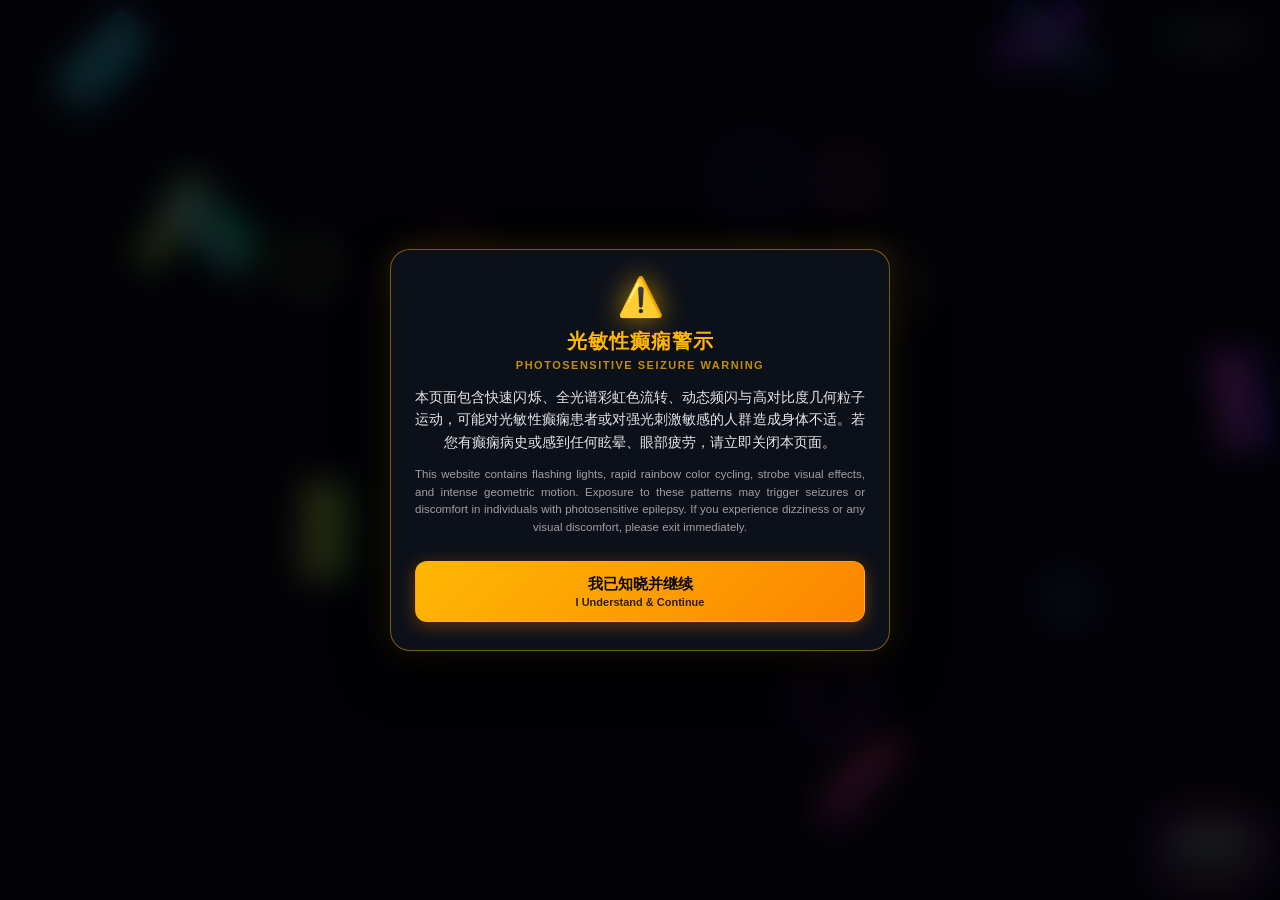
<file: index.html>
<!DOCTYPE html>
<html lang="zh-CN">
<head>
  <meta charset="UTF-8">
  <meta name="viewport" content="width=device-width, initial-scale=1.0, maximum-scale=1.0, user-scalable=no, viewport-fit=cover">
  <meta name="apple-mobile-web-app-capable" content="yes">
  <meta name="apple-mobile-web-app-status-bar-style" content="black-translucent">
  <meta name="theme-color" content="#030305">
  <title>💊</title>
  <link rel="stylesheet" href="style.css">
</head>
<body>
  <canvas id="canvas"></canvas>
  <div id="btn-wrap">
    <div id="btn" role="button" tabindex="0">
      <div class="btn-aura"></div>
      <div class="btn-frame">
        <div class="btn-shine"></div>
        <img id="btn-img" class="btn-img" src="images/YuMeiPian.png" alt="">
        <div class="btn-border"></div>
      </div>
    </div>
  </div>
  <a id="rhythm-link" class="rhythm-link" href="rhythm/" aria-label="愈美音游分支"><span class="rhythm-icon">🎵</span><span class="rhythm-text">音游分支</span></a>
  <a class="source-link" href="https://github.com/Shinku1337/yumeipian" target="_blank" rel="noopener noreferrer" aria-label="View source on GitHub">Shinku1337/yumeipian</a>
  <div id="warn-modal" class="warn-overlay" style="display: none;">
    <div class="warn-card">
      <div class="warn-icon">⚠️</div>
      <div class="warn-title-zh">光敏性癫痫警示</div>
      <div class="warn-title-en">PHOTOSENSITIVE SEIZURE WARNING</div>
      <div class="warn-body-zh">
        本页面包含快速闪烁、全光谱彩虹色流转、动态频闪与高对比度几何粒子运动，可能对光敏性癫痫患者或对强光刺激敏感的人群造成身体不适。若您有癫痫病史或感到任何眩晕、眼部疲劳，请立即关闭本页面。
      </div>
      <div class="warn-body-en">
        This website contains flashing lights, rapid rainbow color cycling, strobe visual effects, and intense geometric motion. Exposure to these patterns may trigger seizures or discomfort in individuals with photosensitive epilepsy. If you experience dizziness or any visual discomfort, please exit immediately.
      </div>
      <button id="warn-btn" class="warn-btn" type="button">
        <span class="warn-btn-zh">我已知晓并继续</span>
        <span class="warn-btn-en">I Understand & Continue</span>
      </button>
    </div>
  </div>
  <script src="app.js"></script>
</body>
</html>
</file>
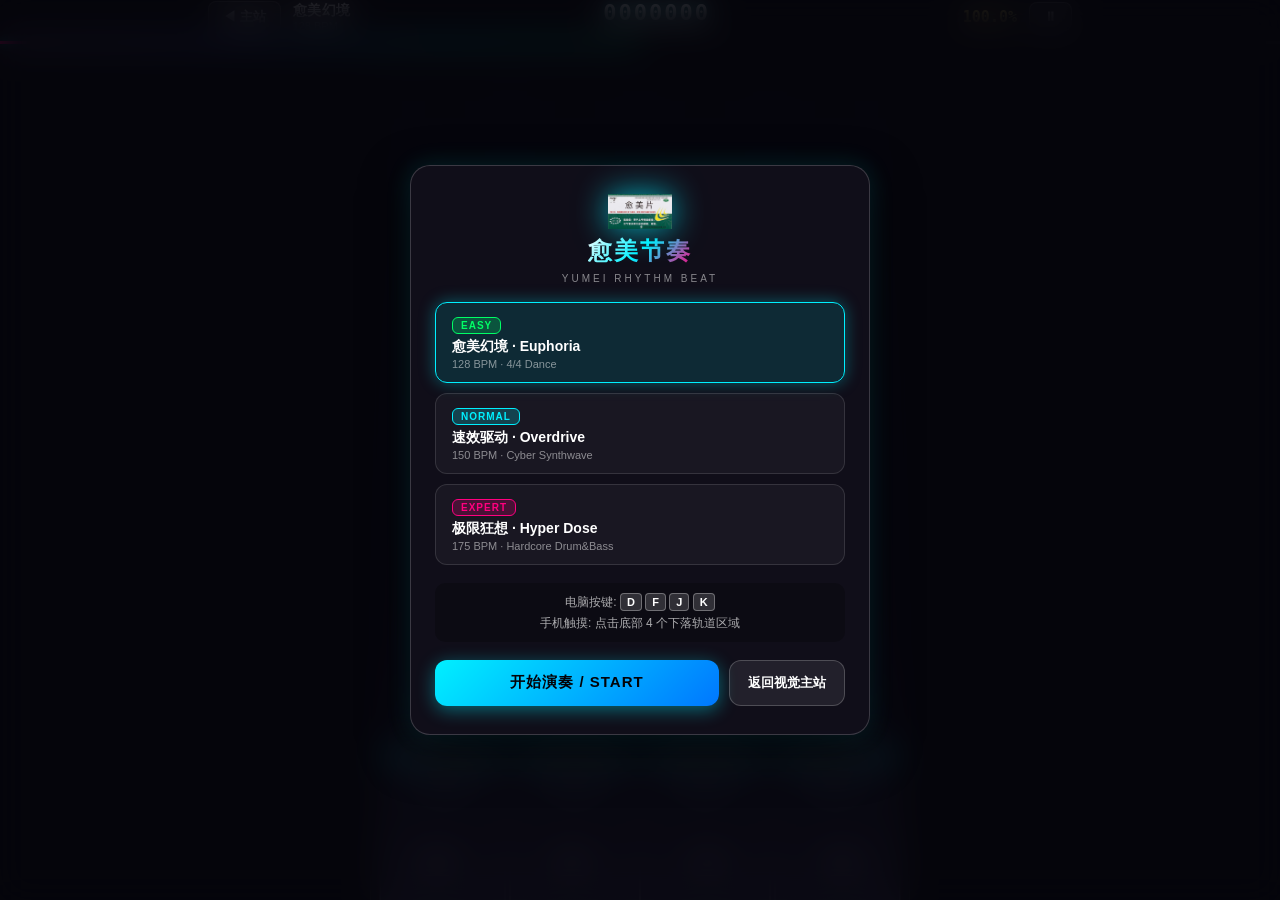
<file: rhythm/index.html>
<!DOCTYPE html>
<html lang="zh-CN">
<head>
  <meta charset="UTF-8">
  <meta name="viewport" content="width=device-width, initial-scale=1.0, maximum-scale=1.0, user-scalable=no, viewport-fit=cover">
  <meta name="apple-mobile-web-app-capable" content="yes">
  <meta name="apple-mobile-web-app-status-bar-style" content="black-translucent">
  <meta name="theme-color" content="#06060c">
  <title>愈美节奏 - YMP Rhythm</title>
  <link rel="stylesheet" href="style.css">
</head>
<body>
  <div id="game-container">
    <canvas id="game-canvas"></canvas>
    <div id="touch-controls">
      <div class="touch-lane" data-lane="0"><span class="key-hint">D</span></div>
      <div class="touch-lane" data-lane="1"><span class="key-hint">F</span></div>
      <div class="touch-lane" data-lane="2"><span class="key-hint">J</span></div>
      <div class="touch-lane" data-lane="3"><span class="key-hint">K</span></div>
    </div>
    <div id="hud">
      <div class="hud-top">
        <div class="hud-left">
          <a href="../" class="hud-btn" id="exit-btn" aria-label="返回主站">◀ 主站</a>
          <div class="song-info">
            <div id="hud-song-title">愈美幻境</div>
            <div id="hud-song-bpm">128 BPM</div>
          </div>
        </div>
        <div class="hud-center">
          <div id="hud-score">0000000</div>
          <div class="progress-bar-wrap">
            <div id="progress-bar"></div>
          </div>
        </div>
        <div class="hud-right">
          <div id="hud-acc">100.0%</div>
          <button id="pause-btn" class="hud-btn" type="button">⏸</button>
        </div>
      </div>
      <div class="gauge-wrap">
        <div id="groove-gauge"></div>
      </div>
    </div>
    <div id="start-modal" class="overlay">
      <div class="modal-card">
        <div class="modal-logo">
          <img src="images/YuMeiPian.png" alt="愈美片" class="modal-pill-logo">
          <div class="modal-title">愈美节奏</div>
          <div class="modal-sub">YUMEI RHYTHM BEAT</div>
        </div>
        <div class="song-selector">
          <div class="song-card active" data-song="0">
            <div class="song-badge easy">EASY</div>
            <div class="song-name">愈美幻境 · Euphoria</div>
            <div class="song-meta">128 BPM · 4/4 Dance</div>
          </div>
          <div class="song-card" data-song="1">
            <div class="song-badge normal">NORMAL</div>
            <div class="song-name">速效驱动 · Overdrive</div>
            <div class="song-meta">150 BPM · Cyber Synthwave</div>
          </div>
          <div class="song-card" data-song="2">
            <div class="song-badge hard">EXPERT</div>
            <div class="song-name">极限狂想 · Hyper Dose</div>
            <div class="song-meta">175 BPM · Hardcore Drum&Bass</div>
          </div>
        </div>
        <div class="controls-guide">
          <div class="guide-pc">电脑按键: <span class="kbd">D</span> <span class="kbd">F</span> <span class="kbd">J</span> <span class="kbd">K</span></div>
          <div class="guide-mobile">手机触摸: 点击底部 4 个下落轨道区域</div>
        </div>
        <div class="modal-actions">
          <button id="start-btn" class="primary-btn" type="button">开始演奏 / START</button>
          <a href="../" class="secondary-btn">返回视觉主站</a>
        </div>
      </div>
    </div>
    <div id="pause-modal" class="overlay" style="display: none;">
      <div class="modal-card small">
        <div class="modal-title">已暂停</div>
        <div class="modal-actions vert">
          <button id="resume-btn" class="primary-btn" type="button">继续演奏</button>
          <button id="restart-btn" class="secondary-btn" type="button">重新开始</button>
          <button id="select-song-btn" class="secondary-btn" type="button">返回曲目选择</button>
        </div>
      </div>
    </div>
    <div id="result-modal" class="overlay" style="display: none;">
      <div class="modal-card">
        <div class="result-header">
          <div id="result-rank">S</div>
          <div class="result-title">演奏完成</div>
        </div>
        <div class="result-score-box">
          <div class="res-score-label">FINAL SCORE</div>
          <div id="result-score">985000</div>
        </div>
        <div class="result-stats-grid">
          <div class="stat-item">
            <span class="stat-name perfect">PERFECT</span>
            <span id="stat-perfect" class="stat-val">0</span>
          </div>
          <div class="stat-item">
            <span class="stat-name great">GREAT</span>
            <span id="stat-great" class="stat-val">0</span>
          </div>
          <div class="stat-item">
            <span class="stat-name good">GOOD</span>
            <span id="stat-good" class="stat-val">0</span>
          </div>
          <div class="stat-item">
            <span class="stat-name miss">MISS</span>
            <span id="stat-miss" class="stat-val">0</span>
          </div>
          <div class="stat-item">
            <span class="stat-name">MAX COMBO</span>
            <span id="stat-max-combo" class="stat-val">0</span>
          </div>
          <div class="stat-item">
            <span class="stat-name">ACCURACY</span>
            <span id="stat-accuracy" class="stat-val">100.0%</span>
          </div>
        </div>
        <div class="modal-actions">
          <button id="res-retry-btn" class="primary-btn" type="button">再来一次</button>
          <button id="res-menu-btn" class="secondary-btn" type="button">曲目选择</button>
          <a href="../" class="secondary-btn">返回主站</a>
        </div>
      </div>
    </div>
  </div>
  <script src="game.js"></script>
</body>
</html>
</file>
<file: style.css>
* {
  box-sizing: border-box;
  margin: 0;
  padding: 0;
  user-select: none;
  -webkit-user-select: none;
  -webkit-touch-callout: none;
  -webkit-tap-highlight-color: transparent;
}

html, body {
  width: 100%;
  height: 100%;
  overflow: hidden;
  background-color: #030305;
  cursor: crosshair;
  touch-action: none;
  position: fixed;
  font-family: -apple-system, BlinkMacSystemFont, "Segoe UI", Roboto, "Helvetica Neue", Arial, sans-serif;
}

#canvas {
  display: block;
  width: 100vw;
  height: 100vh;
  position: absolute;
  top: 0;
  left: 0;
  z-index: 1;
  touch-action: none;
}

.source-link {
  position: fixed;
  left: calc(20px + env(safe-area-inset-left, 0px));
  bottom: calc(18px + env(safe-area-inset-bottom, 0px));
  z-index: 40;
  color: rgba(255, 255, 255, 0.28);
  font-family: ui-monospace, SFMono-Regular, Menlo, Monaco, Consolas, monospace;
  font-size: 10px;
  line-height: 1;
  letter-spacing: 0;
  text-decoration: none;
  touch-action: manipulation;
  transition: color 0.2s ease, opacity 0.2s ease;
}

.source-link::before {
  content: "";
  position: absolute;
  inset: -12px;
}

.source-link:hover,
.source-link:focus-visible {
  color: rgba(255, 255, 255, 0.78);
  outline: none;
}

@media (max-width: 600px) {
  .source-link {
    left: calc(14px + env(safe-area-inset-left, 0px));
    bottom: calc(13px + env(safe-area-inset-bottom, 0px));
    font-size: 9px;
    color: rgba(255, 255, 255, 0.24);
  }
}

#btn-wrap {
  position: fixed;
  bottom: calc(24px + env(safe-area-inset-bottom, 0px));
  right: calc(24px + env(safe-area-inset-right, 0px));
  z-index: 50;
  cursor: pointer;
  perspective: 800px;
  touch-action: manipulation;
}

#btn {
  position: relative;
  width: 92px;
  height: 56px;
  display: flex;
  align-items: center;
  justify-content: center;
  outline: none;
  transition: transform 0.3s cubic-bezier(0.34, 1.56, 0.64, 1);
  animation: btnHoverFloat 3.2s ease-in-out infinite alternate;
}

@media (max-width: 600px) {
  #btn-wrap {
    bottom: calc(16px + env(safe-area-inset-bottom, 0px));
    right: calc(16px + env(safe-area-inset-right, 0px));
  }
  #btn {
    width: 76px;
    height: 46px;
  }
}

#btn:hover {
  transform: scale(1.12) translateY(-3px) rotateX(10deg);
}

#btn:active {
  transform: scale(0.92) translateY(2px);
}

@keyframes btnHoverFloat {
  0% { transform: translateY(0px) rotate(0deg); }
  50% { transform: translateY(-5px) rotate(-2deg); }
  100% { transform: translateY(2px) rotate(2deg); }
}

.btn-aura {
  position: absolute;
  top: -8px;
  left: -8px;
  right: -8px;
  bottom: -8px;
  border-radius: 18px;
  z-index: 1;
  filter: blur(12px);
  opacity: 0.75;
  transition: all 0.4s ease;
}

.btn-frame {
  position: relative;
  width: 100%;
  height: 100%;
  border-radius: 14px;
  overflow: hidden;
  background: rgba(10, 14, 22, 0.75);
  backdrop-filter: blur(12px);
  -webkit-backdrop-filter: blur(12px);
  box-shadow: 0 8px 24px rgba(0, 0, 0, 0.6), inset 0 1px 1px rgba(255, 255, 255, 0.3);
  z-index: 2;
  display: flex;
  align-items: center;
  justify-content: center;
  padding: 6px;
  transition: all 0.4s ease;
}

.btn-img {
  width: auto;
  height: auto;
  max-width: 90%;
  max-height: 90%;
  object-fit: contain;
  z-index: 3;
  transition: transform 0.3s ease, filter 0.3s ease;
  filter: drop-shadow(0 2px 8px rgba(0, 0, 0, 0.7));
}

#btn:hover .btn-img {
  transform: scale(1.08);
}

.btn-shine {
  position: absolute;
  top: 0;
  left: -120%;
  width: 60%;
  height: 100%;
  background: linear-gradient(90deg, transparent, rgba(255, 255, 255, 0.45), transparent);
  transform: skewX(-25deg);
  animation: btnShine 3.6s infinite ease-in-out;
  z-index: 4;
  pointer-events: none;
}

@keyframes btnShine {
  0%, 30% { left: -120%; }
  70%, 100% { left: 160%; }
}

.btn-border {
  position: absolute;
  top: 0;
  left: 0;
  right: 0;
  bottom: 0;
  border-radius: 14px;
  z-index: 5;
  pointer-events: none;
  transition: all 0.4s ease;
}

.style-0 .btn-aura { background: linear-gradient(90deg, #00ff66, #00f0ff, #ff0077); }
.style-0 .btn-frame { border: 1.5px solid rgba(0, 255, 102, 0.7); }
.style-0 .btn-border { box-shadow: inset 0 0 10px rgba(0, 255, 102, 0.4); }

.style-1 .btn-aura { background: radial-gradient(circle, #ff00aa, #00f0ff); }
.style-1 .btn-frame { border: 1.5px dashed #00f0ff; border-radius: 22px; }
.style-1 .btn-border { box-shadow: inset 0 0 12px rgba(255, 0, 170, 0.4); }

.style-2 .btn-aura { background: #00f0ff; opacity: 0.85; }
.style-2 .btn-frame { border: 2px solid #00f0ff; box-shadow: 0 0 16px #00f0ff; }
.style-2 .btn-border { border: 1px solid rgba(255, 255, 255, 0.6); }

.style-3 .btn-aura { background: #bc13fe; }
.style-3 .btn-frame { border: 1.5px solid #bc13fe; border-radius: 26px; }
.style-3 .btn-border { box-shadow: inset 0 0 12px #bc13fe; }

.style-4 .btn-aura { background: #00ff66; opacity: 0.8; }
.style-4 .btn-frame { border: 1.5px solid #00ff66; background: rgba(0, 20, 10, 0.85); }
.style-4 .btn-border { box-shadow: inset 0 0 10px #00ff66; }

.style-5 .btn-aura { background: linear-gradient(135deg, #ff5e00, #ff0055); }
.style-5 .btn-frame { border: 1.5px solid #ff7700; }
.style-5 .btn-border { box-shadow: inset 0 0 12px #ff5500; }

.style-6 .btn-aura { background: linear-gradient(90deg, #ff007f, #00f0ff); }
.style-6 .btn-frame { border: 2px solid #ff007f; box-shadow: 0 0 14px #00f0ff; }
.style-6 .btn-border { border-bottom: 2px solid #00f0ff; }

.style-7 .btn-aura { background: linear-gradient(135deg, #134074, #8da9c4); }
.style-7 .btn-frame { border: 1.5px solid #8da9c4; border-radius: 20px; }
.style-7 .btn-border { box-shadow: inset 0 0 8px #8da9c4; }

.style-8 .btn-aura { background: radial-gradient(circle, #f05941, #22092c); }
.style-8 .btn-frame { border: 2px solid #f05941; }
.style-8 .btn-border { box-shadow: inset 0 0 14px #be3144; }

.style-9 .btn-aura { background: #1ba098; }
.style-9 .btn-frame { border: 1.5px solid #1ba098; box-shadow: 0 0 12px #1ba098; }
.style-9 .btn-border { border-left: 3px solid #deb992; border-right: 3px solid #deb992; }

.style-10 .btn-aura { background: #ff7700; opacity: 0.9; }
.style-10 .btn-frame { border: 2px solid #ffd000; box-shadow: 0 0 15px #ff3c00; }
.style-10 .btn-border { box-shadow: inset 0 0 10px #ffd000; }

.style-11 .btn-aura { background: #e94560; }
.style-11 .btn-frame { border: 1.5px solid #e94560; }
.style-11 .btn-border { box-shadow: inset 0 0 10px #e94560; }

.style-12 .btn-aura { background: #3282b8; }
.style-12 .btn-frame { border: 1.5px solid #bbe1fa; border-radius: 22px; }
.style-12 .btn-border { box-shadow: inset 0 0 12px #3282b8; }

.style-13 .btn-aura { background: #c72c41; }
.style-13 .btn-frame { border: 2px solid #ee4540; }
.style-13 .btn-border { box-shadow: inset 0 0 12px #c72c41; }

.style-14 .btn-aura { background: radial-gradient(circle, #f72585, #4cc9f0); }
.style-14 .btn-frame { border: 2px solid #4cc9f0; box-shadow: 0 0 16px #f72585; border-radius: 22px; }
.style-14 .btn-border { box-shadow: inset 0 0 12px #f72585; }

.style-15 .btn-aura { background: conic-gradient(#73f7ff, #ff4fd8, #ffe36e, #73f7ff); }
.style-15 .btn-frame { border: 1.5px solid #bffcff; background: rgba(6, 8, 18, 0.88); transform: skewX(-4deg); }
.style-15 .btn-border { box-shadow: inset 0 0 14px rgba(150, 245, 255, 0.72); }

.style-16 .btn-aura { background: linear-gradient(110deg, #22e6b2, #206b76, #df4f9d); }
.style-16 .btn-frame { border: 2px solid #72ffd9; border-radius: 28px 12px 28px 12px; background: rgba(0, 28, 30, 0.84); }
.style-16 .btn-border { box-shadow: inset 0 -8px 16px rgba(50, 255, 210, 0.24); }

.style-17 .btn-aura { background: #62ffd0; opacity: 0.7; }
.style-17 .btn-frame { border: 1px solid #62ffd0; border-radius: 4px; background: rgba(1, 12, 16, 0.92); box-shadow: 0 0 18px rgba(98, 255, 208, 0.5); }
.style-17 .btn-border { border: 1px dashed rgba(255, 255, 255, 0.42); }

.style-18 .btn-aura { background: conic-gradient(#ff315b, #ffd447, #ff315b); }
.style-18 .btn-frame { border: 3px double #ffcf4a; border-radius: 50%; background: rgba(22, 5, 12, 0.9); }
.style-18 .btn-border { border-radius: 50%; box-shadow: inset 0 0 15px rgba(255, 60, 90, 0.65); }

.style-19 .btn-aura { background: linear-gradient(90deg, #ff244f 0 33%, #15b7a8 33% 66%, #ffd21f 66%); filter: blur(7px); }
.style-19 .btn-frame { border: 3px solid #111; border-radius: 2px; background: #f2f0e9; box-shadow: 5px 5px 0 #ff244f; }
.style-19 .btn-border { border-right: 7px solid #15b7a8; }

.style-20 .btn-aura { background: conic-gradient(from 45deg, #ff475f, #63f6ff, #ffe66d, #ff475f); }
.style-20 .btn-frame { border: 1.5px solid #fff; border-radius: 50% 12px 50% 12px; background: rgba(12, 5, 18, 0.88); }
.style-20 .btn-border { box-shadow: inset 0 0 18px rgba(255, 255, 255, 0.35); }

.style-21 .btn-aura { background: linear-gradient(135deg, #63eba2, #ffd35c); opacity: 0.72; }
.style-21 .btn-frame { border: 2px solid #63eba2; border-radius: 6px; background: rgba(5, 24, 15, 0.9); }
.style-21 .btn-border { border-top: 2px solid #ffd35c; border-bottom: 2px dotted #63eba2; }

.style-22 .btn-aura { background: radial-gradient(circle, #fff16a, #ff2c88 48%, #2a44ff); }
.style-22 .btn-frame { border: 2px solid #ffef65; border-radius: 24px 6px; background: rgba(8, 4, 25, 0.9); box-shadow: 0 0 12px #ff2c88; }
.style-22 .btn-border { box-shadow: inset 0 0 10px #304cff; }

.style-23 .btn-aura { background: #f06c32; opacity: 0.55; }
.style-23 .btn-frame { border: 2px solid #70777a; border-radius: 3px; background: #171a1b; box-shadow: 4px 4px 0 #080808; }
.style-23 .btn-border { border-top: 1px solid rgba(255,255,255,0.35); border-bottom: 2px solid #050505; }

.style-24 .btn-aura { background: linear-gradient(90deg, #43ffa1, #57bfff, #d35bff); }
.style-24 .btn-frame { border: 1px solid rgba(173, 255, 225, 0.8); border-radius: 26px 8px; background: rgba(1, 14, 20, 0.86); }
.style-24 .btn-border { box-shadow: inset 0 0 15px rgba(79, 255, 168, 0.42); }

.style-25 .btn-aura { background: #67ff93; opacity: 0.8; }
.style-25 .btn-frame { border: 2px solid #67ff93; border-radius: 5px; background: rgba(0, 18, 8, 0.94); box-shadow: 0 0 13px rgba(103, 255, 147, 0.55); }
.style-25 .btn-border { border-top: 1px dashed #ffe050; border-bottom: 1px dashed #ffe050; }

.style-26 .btn-aura { background: radial-gradient(circle, #ffb850, #4f8fff 45%, transparent 72%); opacity: 0.9; }
.style-26 .btn-frame { border: 1.5px solid #ffcc80; border-radius: 50%; background: #020205; box-shadow: inset 0 0 16px #000; }
.style-26 .btn-border { border-radius: 50%; border-left: 2px solid #67a5ff; border-right: 2px solid #ffb65d; }

.style-27 .btn-aura { background: linear-gradient(90deg, #e43d30, #1677b8, #00a56a, #f2aa00); filter: blur(6px); }
.style-27 .btn-frame { border: 2px solid #202020; border-radius: 4px; background: rgba(244, 241, 232, 0.94); }
.style-27 .btn-border { border-left: 6px solid #e43d30; border-right: 6px solid #1677b8; }

.style-28 .btn-aura { background: repeating-linear-gradient(90deg, #111 0 4px, #ff3157 4px 8px, transparent 8px 12px); opacity: 0.82; }
.style-28 .btn-frame { border: 3px solid #111; border-radius: 0; background: #f5f5f2; box-shadow: 4px 4px 0 #ff3157; }
.style-28 .btn-border { border-top: 4px solid #111; }

.style-29 .btn-aura { background: conic-gradient(#ff315f, #ffd338, #21cbb7, #3870de, #d638ba, #ff315f); }
.style-29 .btn-frame { border: 4px solid #171319; border-radius: 18px 18px 4px 4px; background: rgba(18, 12, 20, 0.92); }
.style-29 .btn-border { box-shadow: inset 0 0 16px rgba(255, 226, 120, 0.5); }

.style-30 .btn-aura { background: radial-gradient(circle, #ffd700, #ff007f 45%, #020108); }
.style-30 .btn-frame { border: 2px solid #ffd700; box-shadow: 0 0 16px #ff007f; }
.style-30 .btn-border { border-top: 3px solid #ffd700; border-bottom: 3px solid #ffd700; }

.style-31 .btn-aura { background: conic-gradient(#00ff66, #00f0ff, #00ff66); }
.style-31 .btn-frame { border: 1.5px solid #00f0ff; clip-path: polygon(15% 0%, 85% 0%, 100% 50%, 85% 100%, 15% 100%, 0% 50%); }
.style-31 .btn-border { box-shadow: inset 0 0 14px #00ff66; }

.style-32 .btn-aura { background: linear-gradient(135deg, #00f0ff, #0044ff, #00ffaa); }
.style-32 .btn-frame { border: 2px solid #00ffaa; border-radius: 30px 10px 30px 10px; }
.style-32 .btn-border { box-shadow: inset 0 0 12px #00f0ff; }

.style-33 .btn-aura { background: radial-gradient(circle, #ff00c8, #ffe600, #4400ff); }
.style-33 .btn-frame { border: 1.5px solid #ffe600; border-radius: 50%; box-shadow: 0 0 15px rgba(255, 230, 0, 0.6); }
.style-33 .btn-border { border-radius: 50%; box-shadow: inset 0 0 14px #ff00c8; }

.style-34 .btn-aura { background: conic-gradient(from 180deg, #ff003c, #00f0ff, #ff003c); }
.style-34 .btn-frame { border: 2px dashed #ff003c; border-radius: 12px; }
.style-34 .btn-border { box-shadow: inset 0 0 15px #00f0ff; }

.style-35 .btn-aura { background: repeating-linear-gradient(45deg, #00f0ff 0 3px, transparent 3px 8px); opacity: 0.85; }
.style-35 .btn-frame { border: 1.5px solid #00f0ff; border-radius: 6px; }
.style-35 .btn-border { border: 1px dotted #ffffff; }

.style-36 .btn-aura { background: linear-gradient(180deg, #ffe600, #ff007f 50%, #7000ff); }
.style-36 .btn-frame { border: 2px solid #ff007f; border-radius: 0; box-shadow: 0 4px 14px #ff007f; }
.style-36 .btn-border { border-bottom: 3px solid #ffe600; }

.style-37 .btn-aura { background: conic-gradient(#8000ff, #00f0ff, #ff00bb, #8000ff); }
.style-37 .btn-frame { border: 2px solid #fff; clip-path: polygon(0 0, 100% 10%, 90% 100%, 10% 90%); }
.style-37 .btn-border { box-shadow: inset 0 0 16px #8000ff; }

.style-38 .btn-aura { background: radial-gradient(circle, #ffffff, #7300ff 60%, transparent); opacity: 0.9; }
.style-38 .btn-frame { border: 2px solid #00f0ff; box-shadow: 0 0 18px #7300ff; }
.style-38 .btn-border { border-left: 3px solid #fff; border-right: 3px solid #fff; }

.style-39 .btn-aura { background: conic-gradient(#ffd700, #b8860b, #ffd700); }
.style-39 .btn-frame { border: 3px double #ffd700; border-radius: 50%; }
.style-39 .btn-border { border-radius: 50%; box-shadow: inset 0 0 12px #b8860b; }

.style-40 .btn-aura { background: linear-gradient(90deg, #ff0055, #00f0ff, #00ff66, #ffcc00); }
.style-40 .btn-frame { border: 1.5px solid #00f0ff; border-radius: 18px 4px; }
.style-40 .btn-border { box-shadow: inset 0 0 12px #ff0055; }

.style-41 .btn-aura { background: radial-gradient(circle, #ffffff, #ff5500 50%, #990000); }
.style-41 .btn-frame { border: 2px solid #ffcc00; box-shadow: 0 0 16px #ff3300; }
.style-41 .btn-border { border-top: 3px solid #ff5500; }

.style-42 .btn-aura { background: linear-gradient(135deg, #a8ff78, #78ffd6); opacity: 0.75; }
.style-42 .btn-frame { border: 1.5px solid #78ffd6; transform: rotate(45deg) scale(0.85); }
.style-42 .btn-border { box-shadow: inset 0 0 14px rgba(120, 255, 214, 0.6); }

.style-43 .btn-aura { background: conic-gradient(#ff007f 0 120deg, #00f0ff 120deg 240deg, #ffd700 240deg 360deg); }
.style-43 .btn-frame { border: 2px solid #fff; border-radius: 50%; }
.style-43 .btn-border { border-radius: 50%; box-shadow: inset 0 0 15px #00f0ff; }

.style-44 .btn-aura { background: radial-gradient(circle, #00f0ff, #9400d3 60%, transparent); }
.style-44 .btn-frame { border: 1.5px solid #da70d6; border-radius: 24px; }
.style-44 .btn-border { box-shadow: inset 0 0 12px #00f0ff; }

.style-45 .btn-aura { background: linear-gradient(180deg, #00ff88, #00c8ff, #7f00ff); opacity: 0.85; }
.style-45 .btn-frame { border: 1.5px solid #00ff88; border-radius: 20px 20px 4px 4px; }
.style-45 .btn-border { box-shadow: inset 0 0 14px rgba(0, 255, 136, 0.5); }

.style-46 .btn-aura { background: radial-gradient(circle, #ff2a2a, #ffffff 40%, #111111); }
.style-46 .btn-frame { border: 2px solid #e0e0e0; border-radius: 50%; box-shadow: 0 0 14px #ff2a2a; }
.style-46 .btn-border { border-radius: 50%; border: 1px dashed #fff; }

.style-47 .btn-aura { background: conic-gradient(#ff0000, #ffff00, #00ff00, #00ffff, #0000ff, #ff00ff, #ff0000); }
.style-47 .btn-frame { border: 2px solid #ffffff; border-radius: 12px; }
.style-47 .btn-border { box-shadow: inset 0 0 16px rgba(255, 255, 255, 0.6); }

.style-48 .btn-aura { background: repeating-radial-gradient(circle, #00f0ff 0 4px, transparent 4px 8px); opacity: 0.85; }
.style-48 .btn-frame { border: 1.5px solid #00f0ff; border-radius: 4px; }
.style-48 .btn-border { border: 1px dashed #00f0ff; }

.style-49 .btn-aura { background: linear-gradient(135deg, #ff0055, #ffaa00, #ffffff); }
.style-49 .btn-frame { border: 2px solid #ffaa00; transform: skewX(-8deg); box-shadow: 0 0 18px #ff0055; }
.style-49 .btn-border { border-right: 4px solid #fff; }

.style-50 .btn-aura { background: radial-gradient(circle, #ff00ea, #00f0ff 50%, #030108); }
.style-50 .btn-frame { border: 2px solid #ff00ea; box-shadow: 0 0 16px #00f0ff; }
.style-50 .btn-border { box-shadow: inset 0 0 14px #ff00ea; }

.style-51 .btn-aura { background: linear-gradient(90deg, #ff0055 0 33%, #00ff66 33% 66%, #0077ff 66%); }
.style-51 .btn-frame { border: 2px solid #fff; box-shadow: 0 0 14px rgba(255, 0, 85, 0.7); }
.style-51 .btn-border { border-left: 4px solid #ff0055; border-right: 4px solid #0077ff; }

.style-52 .btn-aura { background: linear-gradient(180deg, #00ffaa, #0044ff, #ff007f); }
.style-52 .btn-frame { border: 2px solid #00ffaa; border-radius: 26px 6px 26px 6px; }
.style-52 .btn-border { box-shadow: inset 0 0 15px #0044ff; }

.style-53 .btn-aura { background: repeating-radial-gradient(circle, #ffffff 0 5px, #000000 5px 10px); }
.style-53 .btn-frame { border: 2px solid #fff; border-radius: 50%; box-shadow: 0 0 18px #fff; }
.style-53 .btn-border { border-radius: 50%; border: 2px dashed #000; }

.style-54 .btn-aura { background: conic-gradient(#00f0ff, #ff00bb, #00f0ff); opacity: 0.8; }
.style-54 .btn-frame { border: 2px dashed #00f0ff; border-radius: 8px; }
.style-54 .btn-border { box-shadow: inset 0 0 12px #ff00bb; }

.style-55 .btn-aura { background: radial-gradient(circle, #000000, #ff5500 65%, transparent); }
.style-55 .btn-frame { border: 2px solid #ff7700; border-radius: 50%; box-shadow: 0 0 16px #ff3300; }
.style-55 .btn-border { border-radius: 50%; border: 1.5px solid #fff; }

.style-56 .btn-aura { background: repeating-linear-gradient(0deg, #00f0ff 0 3px, #ff0055 3px 6px); }
.style-56 .btn-frame { border: 2px solid #00f0ff; clip-path: polygon(0 0, 100% 0, 95% 100%, 5% 100%); }
.style-56 .btn-border { box-shadow: inset 0 0 14px #ff0055; }

.style-57 .btn-aura { background: radial-gradient(circle, #ffe600, #ff007f 60%, transparent); }
.style-57 .btn-frame { border: 2px solid #ffe600; border-radius: 20px; box-shadow: 0 0 15px #ff007f; }
.style-57 .btn-border { border-top: 3px solid #ffe600; border-bottom: 3px solid #ff007f; }

.style-58 .btn-aura { background: conic-gradient(#ff0000, #ffff00, #00ff00, #00ffff, #0000ff, #ff00ff, #ff0000); }
.style-58 .btn-frame { border: 2px solid #fff; border-radius: 50%; box-shadow: 0 0 18px rgba(255, 255, 255, 0.8); }
.style-58 .btn-border { border-radius: 50%; box-shadow: inset 0 0 15px #00f0ff; }

.style-59 .btn-aura { background: linear-gradient(180deg, rgba(255,255,255,0.8), #00f0ff, transparent); }
.style-59 .btn-frame { border: 1.5px solid rgba(255, 255, 255, 0.9); border-radius: 12px; }
.style-59 .btn-border { box-shadow: inset 0 0 16px rgba(0, 240, 255, 0.6); }



.warn-overlay {
  position: fixed;
  top: 0;
  left: 0;
  width: 100vw;
  height: 100vh;
  z-index: 1000;
  display: flex;
  align-items: center;
  justify-content: center;
  background: rgba(3, 3, 6, 0.85);
  backdrop-filter: blur(16px);
  -webkit-backdrop-filter: blur(16px);
  padding: 20px;
  opacity: 1;
  visibility: visible;
  transition: opacity 0.35s ease, visibility 0.35s ease;
  touch-action: auto;
}

.warn-card {
  max-width: 500px;
  width: 100%;
  max-height: 90vh;
  overflow-y: auto;
  background: rgba(14, 18, 28, 0.92);
  border: 1.5px solid rgba(255, 183, 3, 0.45);
  box-shadow: 0 20px 50px rgba(0, 0, 0, 0.8), 0 0 30px rgba(255, 183, 3, 0.18);
  border-radius: 20px;
  padding: 28px 24px;
  text-align: center;
  color: #fff;
  transform: scale(1);
  transition: transform 0.3s cubic-bezier(0.16, 1, 0.3, 1);
  -webkit-overflow-scrolling: touch;
}

@media (max-width: 600px) {
  .warn-card {
    padding: 22px 18px;
    border-radius: 16px;
  }
}

.warn-icon {
  font-size: 38px;
  margin-bottom: 12px;
  filter: drop-shadow(0 0 14px rgba(255, 183, 3, 0.7));
  line-height: 1;
}

.warn-title-zh {
  font-size: 20px;
  font-weight: 700;
  color: #ffb703;
  margin-bottom: 4px;
  letter-spacing: 1px;
}

.warn-title-en {
  font-size: 11px;
  font-weight: 600;
  color: rgba(255, 183, 3, 0.75);
  letter-spacing: 1.5px;
  margin-bottom: 16px;
  text-transform: uppercase;
}

.warn-body-zh {
  font-size: 13.5px;
  line-height: 1.65;
  color: rgba(255, 255, 255, 0.9);
  margin-bottom: 12px;
  text-align: justify;
  text-align-last: center;
}

.warn-body-en {
  font-size: 11.5px;
  line-height: 1.55;
  color: rgba(255, 255, 255, 0.6);
  margin-bottom: 24px;
  text-align: justify;
  text-align-last: center;
}

.warn-btn {
  width: 100%;
  padding: 13px 20px;
  border-radius: 12px;
  border: 1.5px solid rgba(255, 183, 3, 0.6);
  background: linear-gradient(135deg, #ffb703, #fb8500);
  color: #0a0a10;
  cursor: pointer;
  display: flex;
  flex-direction: column;
  align-items: center;
  justify-content: center;
  gap: 2px;
  transition: all 0.25s ease;
  box-shadow: 0 4px 18px rgba(251, 133, 0, 0.35);
  outline: none;
  touch-action: manipulation;
}

.warn-btn:hover {
  transform: translateY(-2px);
  box-shadow: 0 6px 24px rgba(251, 133, 0, 0.55);
  filter: brightness(1.06);
}

.warn-btn:active {
  transform: scale(0.97);
}

.warn-btn-zh {
  font-size: 15px;
  font-weight: 700;
}

.warn-btn-en {
  font-size: 11px;
  font-weight: 600;
  opacity: 0.85;
}


.rhythm-link {
  position: fixed;
  top: calc(20px + env(safe-area-inset-top, 0px));
  right: calc(20px + env(safe-area-inset-right, 0px));
  z-index: 60;
  display: flex;
  align-items: center;
  gap: 6px;
  padding: 8px 16px;
  border-radius: 20px;
  background: rgba(18, 16, 32, 0.72);
  border: 1px solid rgba(0, 240, 255, 0.35);
  box-shadow: 0 4px 20px rgba(0, 0, 0, 0.4), 0 0 12px rgba(0, 240, 255, 0.2);
  backdrop-filter: blur(10px);
  -webkit-backdrop-filter: blur(10px);
  color: #fff;
  text-decoration: none;
  font-size: 13px;
  font-weight: 600;
  letter-spacing: 0.5px;
  touch-action: manipulation;
  transition: all 0.25s cubic-bezier(0.16, 1, 0.3, 1);
}

.rhythm-link:hover, .rhythm-link:focus-visible {
  background: rgba(30, 25, 55, 0.88);
  border-color: #00f0ff;
  box-shadow: 0 6px 24px rgba(0, 240, 255, 0.45), 0 0 16px rgba(255, 0, 127, 0.35);
  transform: translateY(-2px);
  color: #00f0ff;
  outline: none;
}

.rhythm-link:active {
  transform: scale(0.96);
}

.rhythm-icon {
  font-size: 14px;
  filter: drop-shadow(0 0 6px #00f0ff);
  display: inline-block;
}

@media (max-width: 600px) {
  .rhythm-link {
    top: calc(14px + env(safe-area-inset-top, 0px));
    right: calc(14px + env(safe-area-inset-right, 0px));
    padding: 6px 12px;
    font-size: 12px;
    border-radius: 16px;
  }
}
</file>
<file: rhythm/style.css>
* {
  box-sizing: border-box;
  margin: 0;
  padding: 0;
  user-select: none;
  -webkit-user-select: none;
  -webkit-touch-callout: none;
}

html, body {
  width: 100%;
  height: 100%;
  overflow: hidden;
  background-color: #05050a;
  color: #fff;
  font-family: -apple-system, BlinkMacSystemFont, "Segoe UI", Roboto, "Helvetica Neue", Arial, sans-serif;
  touch-action: none;
}

#game-container {
  position: relative;
  width: 100vw;
  height: 100vh;
  overflow: hidden;
  background: radial-gradient(circle at center, #0f0c1b 0%, #05050a 100%);
}

#game-canvas {
  position: absolute;
  top: 0;
  left: 0;
  width: 100%;
  height: 100%;
  z-index: 1;
  display: block;
}

#touch-controls {
  position: absolute;
  bottom: 0;
  left: 50%;
  transform: translateX(-50%);
  width: 100%;
  max-width: 540px;
  height: 28%;
  min-height: 150px;
  z-index: 5;
  display: flex;
  pointer-events: auto;
}

.touch-lane {
  flex: 1;
  height: 100%;
  display: flex;
  align-items: flex-end;
  justify-content: center;
  padding-bottom: 24px;
  border-left: 1px solid rgba(255, 255, 255, 0.06);
  border-right: 1px solid rgba(255, 255, 255, 0.06);
  background: linear-gradient(180deg, transparent 0%, rgba(255, 255, 255, 0.02) 65%, rgba(255, 255, 255, 0.06) 100%);
  transition: background 0.03s ease;
  cursor: pointer;
}

.touch-lane:active, .touch-lane.pressed {
  background: linear-gradient(180deg, rgba(0, 240, 255, 0.12) 0%, rgba(255, 0, 128, 0.25) 60%, rgba(0, 255, 200, 0.5) 100%);
  box-shadow: inset 0 -16px 32px rgba(0, 240, 255, 0.5);
  border-top: 2px solid #00f0ff;
}

.key-hint {
  font-size: 15px;
  font-weight: 700;
  color: rgba(255, 255, 255, 0.45);
  padding: 6px 12px;
  border-radius: 8px;
  background: rgba(255, 255, 255, 0.08);
  border: 1px solid rgba(255, 255, 255, 0.15);
  letter-spacing: 1px;
  pointer-events: none;
}

.touch-lane.pressed .key-hint {
  color: #fff;
  border-color: #00f0ff;
  background: rgba(0, 240, 255, 0.35);
  box-shadow: 0 0 12px #00f0ff;
}

#hud {
  position: absolute;
  top: 0;
  left: 0;
  width: 100%;
  z-index: 10;
  pointer-events: none;
}

.hud-top {
  display: flex;
  align-items: center;
  justify-content: space-between;
  padding: env(safe-area-inset-top, 14px) 18px 8px;
  max-width: 900px;
  margin: 0 auto;
}

.hud-left, .hud-right {
  display: flex;
  align-items: center;
  gap: 12px;
}

.hud-btn {
  pointer-events: auto;
  padding: 6px 14px;
  border-radius: 8px;
  font-size: 13px;
  font-weight: 600;
  color: rgba(255, 255, 255, 0.85);
  background: rgba(255, 255, 255, 0.08);
  border: 1px solid rgba(255, 255, 255, 0.2);
  backdrop-filter: blur(8px);
  text-decoration: none;
  cursor: pointer;
  transition: all 0.2s ease;
}

.hud-btn:hover {
  background: rgba(255, 255, 255, 0.18);
  border-color: rgba(255, 255, 255, 0.4);
  color: #fff;
}

.song-info {
  display: flex;
  flex-direction: column;
}

#hud-song-title {
  font-size: 14px;
  font-weight: 700;
  letter-spacing: 0.5px;
}

#hud-song-bpm {
  font-size: 11px;
  color: rgba(255, 255, 255, 0.5);
}

.hud-center {
  display: flex;
  flex-direction: column;
  align-items: center;
  gap: 4px;
}

#hud-score {
  font-family: monospace, sans-serif;
  font-size: 22px;
  font-weight: 800;
  letter-spacing: 2px;
  color: #fff;
  text-shadow: 0 0 10px rgba(0, 240, 255, 0.6);
}

.progress-bar-wrap {
  width: 140px;
  height: 4px;
  background: rgba(255, 255, 255, 0.12);
  border-radius: 2px;
  overflow: hidden;
}

#progress-bar {
  width: 0%;
  height: 100%;
  background: linear-gradient(90deg, #00f0ff, #ff007f);
  transition: width 0.1s linear;
}

#hud-acc {
  font-family: monospace, sans-serif;
  font-size: 15px;
  font-weight: 700;
  color: #ffe66d;
}

.gauge-wrap {
  width: 100%;
  height: 3px;
  background: rgba(255, 255, 255, 0.08);
}

#groove-gauge {
  width: 50%;
  height: 100%;
  background: linear-gradient(90deg, #ff007f, #9900ff, #00f0ff, #00ff66);
  box-shadow: 0 0 10px #00f0ff;
  transition: width 0.12s ease-out;
}

.overlay {
  position: absolute;
  top: 0;
  left: 0;
  width: 100%;
  height: 100%;
  z-index: 20;
  background: rgba(5, 5, 12, 0.82);
  backdrop-filter: blur(16px);
  -webkit-backdrop-filter: blur(16px);
  display: flex;
  align-items: center;
  justify-content: center;
  padding: 20px;
}

.modal-card {
  width: 100%;
  max-width: 460px;
  background: rgba(18, 16, 28, 0.92);
  border: 1.5px solid rgba(255, 255, 255, 0.18);
  border-radius: 20px;
  padding: 28px 24px;
  box-shadow: 0 16px 48px rgba(0, 0, 0, 0.6), 0 0 24px rgba(0, 240, 255, 0.15);
  display: flex;
  flex-direction: column;
  gap: 18px;
  text-align: center;
  animation: modalFadeIn 0.3s cubic-bezier(0.16, 1, 0.3, 1);
}

@keyframes modalFadeIn {
  from { opacity: 0; transform: scale(0.95) translateY(10px); }
  to { opacity: 1; transform: scale(1) translateY(0); }
}

.modal-card.small {
  max-width: 320px;
}

.modal-logo {
  display: flex;
  flex-direction: column;
  align-items: center;
  gap: 6px;
}

.modal-pill-logo {
  width: 64px;
  height: auto;
  filter: drop-shadow(0 0 16px rgba(0, 240, 255, 0.7));
  animation: logoFloat 3s ease-in-out infinite alternate;
}

@keyframes logoFloat {
  from { transform: translateY(-4px) rotate(-3deg); }
  to { transform: translateY(4px) rotate(3deg); }
}

.modal-title {
  font-size: 24px;
  font-weight: 800;
  letter-spacing: 2px;
  background: linear-gradient(135deg, #fff 0%, #00f0ff 50%, #ff007f 100%);
  -webkit-background-clip: text;
  -webkit-text-fill-color: transparent;
}

.modal-sub {
  font-size: 10px;
  letter-spacing: 3px;
  color: rgba(255, 255, 255, 0.5);
  text-transform: uppercase;
}

.song-selector {
  display: flex;
  flex-direction: column;
  gap: 10px;
  text-align: left;
}

.song-card {
  padding: 12px 16px;
  border-radius: 12px;
  border: 1px solid rgba(255, 255, 255, 0.12);
  background: rgba(255, 255, 255, 0.04);
  cursor: pointer;
  transition: all 0.2s ease;
  position: relative;
}

.song-card:hover {
  background: rgba(255, 255, 255, 0.08);
  border-color: rgba(255, 255, 255, 0.25);
  transform: translateY(-1px);
}

.song-card.active {
  background: rgba(0, 240, 255, 0.12);
  border: 1.5px solid #00f0ff;
  box-shadow: 0 0 16px rgba(0, 240, 255, 0.35);
}

.song-badge {
  display: inline-block;
  font-size: 10px;
  font-weight: 800;
  letter-spacing: 1px;
  padding: 2px 8px;
  border-radius: 6px;
  margin-bottom: 4px;
}

.song-badge.easy {
  background: rgba(0, 255, 102, 0.2);
  color: #00ff66;
  border: 1px solid #00ff66;
}

.song-badge.normal {
  background: rgba(0, 240, 255, 0.2);
  color: #00f0ff;
  border: 1px solid #00f0ff;
}

.song-badge.hard {
  background: rgba(255, 0, 128, 0.2);
  color: #ff007f;
  border: 1px solid #ff007f;
}

.song-name {
  font-size: 14px;
  font-weight: 700;
  color: #fff;
}

.song-meta {
  font-size: 11px;
  color: rgba(255, 255, 255, 0.5);
  margin-top: 2px;
}

.controls-guide {
  font-size: 12px;
  color: rgba(255, 255, 255, 0.65);
  display: flex;
  flex-direction: column;
  gap: 4px;
  background: rgba(0, 0, 0, 0.25);
  padding: 10px;
  border-radius: 10px;
}

.kbd {
  display: inline-block;
  padding: 2px 6px;
  border-radius: 4px;
  background: rgba(255, 255, 255, 0.15);
  border: 1px solid rgba(255, 255, 255, 0.3);
  font-weight: 700;
  font-size: 11px;
  color: #fff;
}

.modal-actions {
  display: flex;
  gap: 10px;
}

.modal-actions.vert {
  flex-direction: column;
}

.primary-btn {
  flex: 1;
  padding: 13px 20px;
  border-radius: 12px;
  border: none;
  background: linear-gradient(135deg, #00f0ff, #0077ff);
  color: #030308;
  font-size: 15px;
  font-weight: 800;
  letter-spacing: 1px;
  cursor: pointer;
  transition: all 0.2s ease;
  box-shadow: 0 4px 18px rgba(0, 240, 255, 0.4);
}

.primary-btn:hover {
  transform: translateY(-2px);
  box-shadow: 0 6px 24px rgba(0, 240, 255, 0.6);
  filter: brightness(1.1);
}

.primary-btn:active {
  transform: scale(0.98);
}

.secondary-btn {
  padding: 13px 18px;
  border-radius: 12px;
  border: 1px solid rgba(255, 255, 255, 0.2);
  background: rgba(255, 255, 255, 0.08);
  color: #fff;
  font-size: 13px;
  font-weight: 600;
  text-decoration: none;
  display: flex;
  align-items: center;
  justify-content: center;
  cursor: pointer;
  transition: all 0.2s ease;
}

.secondary-btn:hover {
  background: rgba(255, 255, 255, 0.16);
  border-color: rgba(255, 255, 255, 0.35);
}

.result-header {
  display: flex;
  flex-direction: column;
  align-items: center;
  gap: 4px;
}

#result-rank {
  font-size: 64px;
  font-weight: 900;
  line-height: 1;
  background: linear-gradient(135deg, #ffd700, #ff007f, #00f0ff);
  -webkit-background-clip: text;
  -webkit-text-fill-color: transparent;
  filter: drop-shadow(0 0 16px rgba(255, 215, 0, 0.6));
}

.result-title {
  font-size: 16px;
  font-weight: 700;
  letter-spacing: 2px;
  color: rgba(255, 255, 255, 0.85);
}

.result-score-box {
  background: rgba(0, 0, 0, 0.35);
  border-radius: 12px;
  padding: 12px;
  border: 1px solid rgba(255, 255, 255, 0.1);
}

.res-score-label {
  font-size: 10px;
  letter-spacing: 2px;
  color: rgba(255, 255, 255, 0.5);
}

#result-score {
  font-family: monospace, sans-serif;
  font-size: 32px;
  font-weight: 900;
  letter-spacing: 3px;
  color: #00f0ff;
  text-shadow: 0 0 14px rgba(0, 240, 255, 0.5);
}

.result-stats-grid {
  display: grid;
  grid-template-columns: repeat(2, 1fr);
  gap: 8px 16px;
  background: rgba(255, 255, 255, 0.03);
  padding: 14px;
  border-radius: 12px;
  border: 1px solid rgba(255, 255, 255, 0.08);
}

.stat-item {
  display: flex;
  justify-content: space-between;
  align-items: center;
  font-size: 12px;
  font-weight: 700;
}

.stat-name {
  color: rgba(255, 255, 255, 0.6);
}

.stat-name.perfect { color: #ffd700; }
.stat-name.great { color: #00f0ff; }
.stat-name.good { color: #00ff66; }
.stat-name.miss { color: #ff3366; }

.stat-val {
  font-family: monospace, sans-serif;
  font-size: 14px;
  color: #fff;
}

@media (max-width: 600px) {
  .touch-lane {
    padding-bottom: 28px;
  }
  .key-hint {
    display: none;
  }
  .hud-top {
    padding: env(safe-area-inset-top, 10px) 12px 6px;
  }
  #hud-score {
    font-size: 18px;
  }
  .modal-card {
    padding: 22px 18px;
    border-radius: 16px;
    gap: 14px;
  }
  .modal-title {
    font-size: 20px;
  }
  .guide-pc {
    display: none;
  }
  #result-rank {
    font-size: 52px;
  }
  #result-score {
    font-size: 26px;
  }
}
</file>
